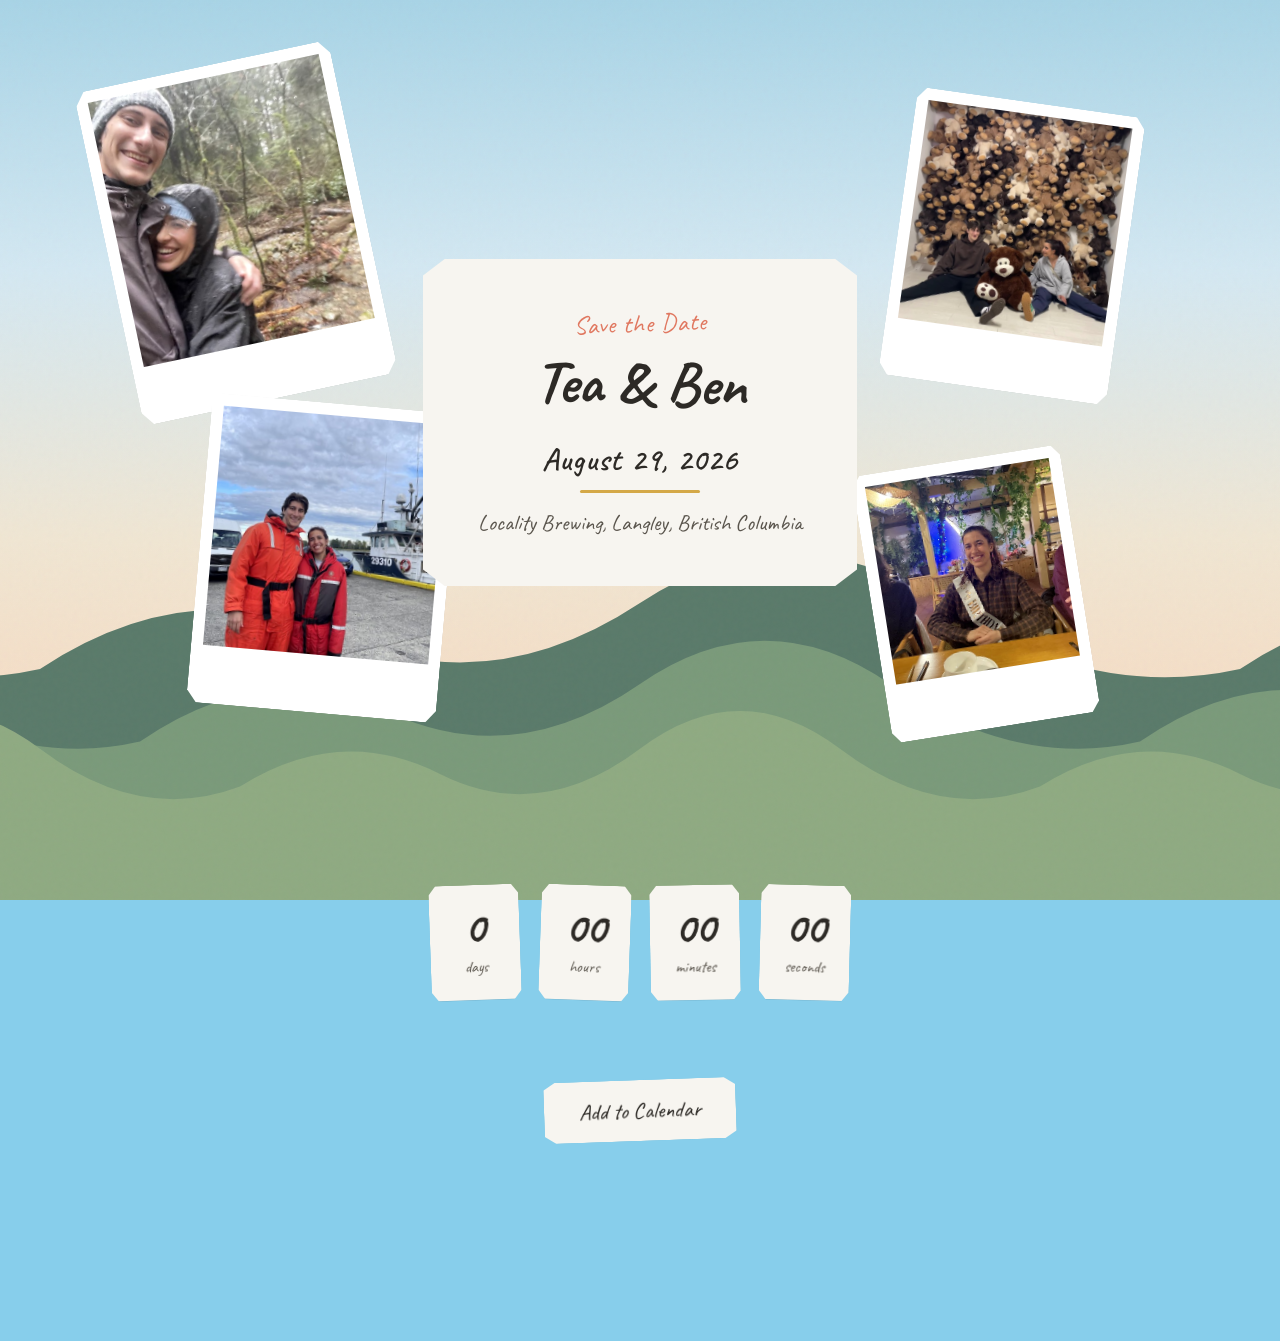
<file: index.html>
<!DOCTYPE html>
<html lang="en">
<head>
    <meta charset="UTF-8">
    <meta name="viewport" content="width=device-width, initial-scale=1.0">
    <title>Save the Date - Tea & Ben</title>
    <link rel="preconnect" href="https://fonts.googleapis.com">
    <link rel="preconnect" href="https://fonts.gstatic.com" crossorigin>
    <link href="https://fonts.googleapis.com/css2?family=Caveat:wght@400;600;700&family=Cormorant+Garamond:ital,wght@0,400;0,600;1,400&display=swap" rel="stylesheet">
    <link rel="stylesheet" href="css/styles.css">
</head>
<body>
    <!-- Parallax Background Layers -->
    <div class="parallax-container">
        <!-- Sky gradient (static) -->
        <div class="parallax-layer parallax-sky"></div>
        <!-- Far mountains (slowest) -->
        <div class="parallax-layer parallax-bg" data-speed="0.2"></div>
        <!-- Mid hills -->
        <div class="parallax-layer parallax-mid" data-speed="0.4"></div>
        <!-- Foreground trees/landscape (fastest) -->
        <div class="parallax-layer parallax-fg" data-speed="0.6"></div>
    </div>

    <div class="page-container">
        <!-- Paper Collage Hero -->
        <section class="collage-hero">
            <div class="collage-container">
                <!-- Photos - replace src with your actual photos (jpg, png, or keep svg placeholders) -->
                <div class="photo photo-1" data-rotation="-8">
                    <img src="assets/images/photo1.jpg" alt="Couple photo">
                </div>
                <div class="photo photo-2" data-rotation="5">
                    <img src="assets/images/photo2.jpg" alt="Couple photo">
                </div>
                <div class="photo photo-3" data-rotation="-3">
                    <img src="assets/images/photo3.jpg" alt="Couple photo">
                </div>
                <div class="photo photo-4" data-rotation="7">
                    <img src="assets/images/photo4.jpg" alt="Couple photo">
                </div>
            </div>

            <!-- Text Card Overlay -->
            <div class="text-card">
                <p class="save-the-date-label">Save the Date</p>
                <h1 class="couple-names">Tea & Ben</h1>
                <div class="wedding-date">
                    <span class="date-text">August 29, 2026</span>
                </div>
                <p class="location">Locality Brewing, Langley, British Columbia</p>
            </div>
        </section>

        <!-- Countdown Section -->
        <section class="countdown-section">
            <div class="countdown-timer" id="countdown">
                <div class="countdown-item">
                    <span class="countdown-number" id="days">000</span>
                    <span class="countdown-unit">days</span>
                </div>
                <div class="countdown-item">
                    <span class="countdown-number" id="hours">00</span>
                    <span class="countdown-unit">hours</span>
                </div>
                <div class="countdown-item">
                    <span class="countdown-number" id="minutes">00</span>
                    <span class="countdown-unit">minutes</span>
                </div>
                <div class="countdown-item">
                    <span class="countdown-number" id="seconds">00</span>
                    <span class="countdown-unit">seconds</span>
                </div>
            </div>
        </section>

        <!-- Add to Calendar -->
        <section class="calendar-section">
            <button class="calendar-btn" id="calendarBtn">
                Add to Calendar
            </button>
            <div class="calendar-dropdown" id="calendarDropdown">
                <a href="#" id="googleCal" class="calendar-option">Google Calendar</a>
                <a href="#" id="appleCal" class="calendar-option">Apple Calendar</a>
                <a href="#" id="outlookCal" class="calendar-option">Outlook</a>
            </div>
        </section>

        <!-- Footer -->
        <footer class="footer">
        </footer>
    </div>

    <script src="js/main.js"></script>
</body>
</html>
</file>
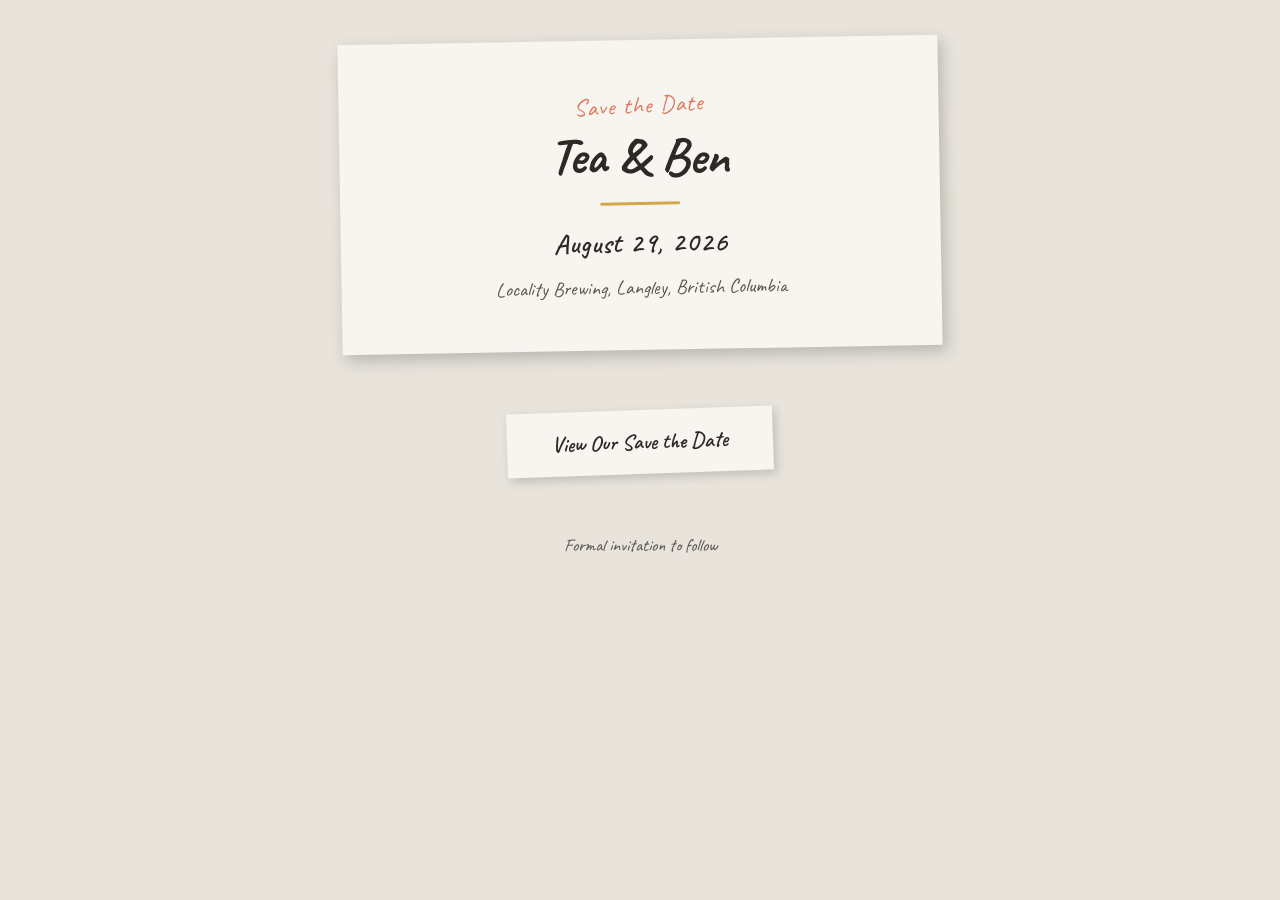
<file: email/save-the-date.html>
<!DOCTYPE html>
<html lang="en">
<head>
    <meta charset="UTF-8">
    <meta name="viewport" content="width=device-width, initial-scale=1.0">
    <title>Save the Date - Tea & Ben</title>
    <!--[if mso]>
    <noscript>
        <xml>
            <o:OfficeDocumentSettings>
                <o:PixelsPerInch>96</o:PixelsPerInch>
            </o:OfficeDocumentSettings>
        </xml>
    </noscript>
    <![endif]-->
    <link href="https://fonts.googleapis.com/css2?family=Caveat:wght@400;600;700&display=swap" rel="stylesheet">
</head>
<body style="margin: 0; padding: 0; background-color: #e8e4dc; font-family: 'Caveat', Georgia, 'Times New Roman', cursive;">
    <!-- Email wrapper -->
    <table role="presentation" cellspacing="0" cellpadding="0" border="0" width="100%" style="background-color: #e8e4dc;">
        <tr>
            <td style="padding: 40px 20px;">
                <!-- Main container -->
                <table role="presentation" cellspacing="0" cellpadding="0" border="0" width="600" align="center" style="max-width: 600px; margin: 0 auto;">

                    <!-- Header Card - Magazine clipping style -->
                    <tr>
                        <td style="background-color: #f7f5f0; padding: 50px 40px; text-align: center; box-shadow: 4px 6px 15px rgba(45, 42, 38, 0.25); transform: rotate(-1deg);">

                            <!-- Save the Date label -->
                            <p style="font-family: 'Caveat', Georgia, cursive; font-size: 24px; color: #e07860; margin: 0 0 10px 0; letter-spacing: 1px; transform: rotate(-2deg);">
                                Save the Date
                            </p>

                            <!-- Couple names -->
                            <h1 style="font-family: 'Caveat', Georgia, cursive; font-size: 52px; color: #2d2a26; margin: 0 0 20px 0; font-weight: 700; line-height: 1; transform: rotate(1deg);">
                                Tea & Ben
                            </h1>

                            <!-- Decorative line - mustard accent -->
                            <div style="width: 80px; height: 3px; background-color: #d4a847; margin: 0 auto 20px auto; border-radius: 2px;"></div>

                            <!-- Date -->
                            <p style="font-family: 'Caveat', Georgia, cursive; font-size: 28px; color: #2d2a26; margin: 0 0 15px 0; letter-spacing: 1px; font-weight: 600;">
                                August 29, 2026
                            </p>

                            <!-- Location -->
                            <p style="font-family: 'Caveat', Georgia, cursive; font-size: 20px; color: #5a554d; margin: 0;">
                                Locality Brewing, Langley, British Columbia
                            </p>

                        </td>
                    </tr>

                    <!-- Spacer -->
                    <tr>
                        <td style="height: 30px;"></td>
                    </tr>

                    <!-- Preview Image (optional - replace src with your hosted image) -->
                    <tr>
                        <td style="text-align: center;">
                            <!--
                            Uncomment and replace with your preview image:
                            <img src="https://your-domain.com/preview-image.jpg"
                                 alt="Tea & Ben"
                                 width="500"
                                 style="max-width: 100%; height: auto; box-shadow: 4px 6px 12px rgba(45, 42, 38, 0.3); transform: rotate(-2deg);">
                            -->
                        </td>
                    </tr>

                    <!-- Spacer -->
                    <tr>
                        <td style="height: 30px;"></td>
                    </tr>

                    <!-- CTA Button - Scrappy paper style -->
                    <tr>
                        <td style="text-align: center;">
                            <table role="presentation" cellspacing="0" cellpadding="0" border="0" align="center">
                                <tr>
                                    <td style="background-color: #f7f5f0; padding: 18px 45px; box-shadow: 3px 4px 10px rgba(45, 42, 38, 0.2); transform: rotate(-2deg);">
                                        <!--
                                        IMPORTANT: Replace this URL with your actual save-the-date page URL
                                        -->
                                        <a href="https://benled1.github.io/wedding-software/"
                                           style="font-family: 'Caveat', Georgia, cursive; font-size: 22px; color: #2d2a26; text-decoration: none; font-weight: 600;">
                                            View Our Save the Date
                                        </a>
                                    </td>
                                </tr>
                            </table>
                        </td>
                    </tr>

                    <!-- Spacer -->
                    <tr>
                        <td style="height: 40px;"></td>
                    </tr>

                    <!-- Footer -->
                    <tr>
                        <td style="text-align: center; padding: 20px;">
                            <p style="font-family: 'Caveat', Georgia, cursive; font-size: 18px; color: #5a554d; margin: 0 0 10px 0;">
                                Formal invitation to follow
                            </p>
                        </td>
                    </tr>

                </table>
            </td>
        </tr>
    </table>
</body>
</html>
</file>
<file: css/styles.css>
/* ==========================================================================
   Save the Date - Scrappy Magazine Collage Style
   ========================================================================== */

/* CSS Variables for easy customization */
:root {
    /* Colors */
    --paper-bg: #e8e4dc;
    --paper-light: #f7f5f0;
    --paper-kraft: #c9b99a;
    --text-dark: #2d2a26;
    --text-muted: #5a554d;
    --accent-coral: #e07860;
    --accent-mustard: #d4a847;
    --accent-sage: #8fa882;
    --shadow-color: rgba(45, 42, 38, 0.3);

    /* Fonts */
    --font-handwritten: 'Caveat', cursive;
    --font-elegant: 'Cormorant Garamond', serif;

    /* Photo styling */
    --photo-border: 0;
}

/* Reset & Base Styles */
* {
    margin: 0;
    padding: 0;
    box-sizing: border-box;
}

html {
    scroll-behavior: smooth;
}

body {
    font-family: var(--font-elegant);
    background-color: #87CEEB; /* Sky blue fallback */
    color: var(--text-dark);
    min-height: 100vh;
    line-height: 1.6;
    overflow-x: hidden;
}

/* ==========================================================================
   Parallax Background Layers
   ========================================================================== */

.parallax-container {
    position: fixed;
    top: 0;
    left: 0;
    width: 100%;
    height: 100%;
    z-index: -1;
    overflow: hidden;
}

.parallax-layer {
    position: absolute;
    width: 100%;
    height: 100%;
    background-repeat: repeat-x;
    background-position: bottom center;
    will-change: transform;
}

/* Sky gradient - static background */
.parallax-sky {
    background: linear-gradient(
        to bottom,
        #a8d4e6 0%,      /* Soft blue at top */
        #d4e8f2 30%,     /* Lighter blue */
        #f0e6d3 60%,     /* Warm cream/peach */
        #f5dcc4 80%,     /* Peachy horizon */
        #e8d4c4 100%     /* Warm base */
    );
}

/* Far hills - darkest, slowest moving, puffy cloud-like hills */
.parallax-bg {
    bottom: 0;
    height: 55%;
    background-image: url("data:image/svg+xml,%3Csvg xmlns='http://www.w3.org/2000/svg' viewBox='0 0 1200 300' preserveAspectRatio='none'%3E%3Cpath fill='%235a7a6a' d='M0,300 L0,160 Q150,100 300,140 Q450,180 600,120 Q750,60 900,120 Q1050,180 1200,160 L1200,300 Z'/%3E%3C/svg%3E");
    background-size: 1200px 100%;
}

/* Mid hills - medium tone, puffy rolling hills */
.parallax-mid {
    bottom: 0;
    height: 40%;
    background-image: url("data:image/svg+xml,%3Csvg xmlns='http://www.w3.org/2000/svg' viewBox='0 0 1000 250' preserveAspectRatio='none'%3E%3Cpath fill='%237a9a7a' d='M0,250 L0,140 Q125,80 250,120 Q375,160 500,100 Q625,40 750,100 Q875,160 1000,140 L1000,250 Z'/%3E%3C/svg%3E");
    background-size: 1000px 100%;
}

/* Foreground hills - lightest, fastest, soft puffy hills */
.parallax-fg {
    bottom: 0;
    height: 28%;
    background-image: url("data:image/svg+xml,%3Csvg xmlns='http://www.w3.org/2000/svg' viewBox='0 0 800 200' preserveAspectRatio='none'%3E%3Cpath fill='%238faa82' d='M0,200 L0,110 Q100,60 200,100 Q300,140 400,80 Q500,20 600,80 Q700,140 800,110 L800,200 Z'/%3E%3C/svg%3E");
    background-size: 800px 100%;
}

/* Paper texture overlay on top of parallax */
.page-container::before {
    content: '';
    position: fixed;
    top: 0;
    left: 0;
    width: 100%;
    height: 100%;
    pointer-events: none;
    z-index: -1;
    opacity: 0.03;
    background-image: url("data:image/svg+xml,%3Csvg viewBox='0 0 200 200' xmlns='http://www.w3.org/2000/svg'%3E%3Cfilter id='noise'%3E%3CfeTurbulence type='fractalNoise' baseFrequency='0.9' numOctaves='4' stitchTiles='stitch'/%3E%3C/filter%3E%3Crect width='100%25' height='100%25' filter='url(%23noise)'/%3E%3C/svg%3E");
}

.page-container {
    max-width: 1200px;
    margin: 0 auto;
    padding: 40px 20px;
    position: relative;
}

/* ==========================================================================
   Collage Hero Section
   ========================================================================== */

.collage-hero {
    position: relative;
    min-height: 85vh;
    display: flex;
    align-items: center;
    justify-content: center;
    padding: 60px 0;
}

.collage-container {
    position: absolute;
    width: 100%;
    height: 100%;
    top: 0;
    left: 0;
}

/* ==========================================================================
   Ripped Magazine Photo Styles
   ========================================================================== */

.photo {
    position: absolute;
    background: white;
    padding: 12px 12px 35px 12px; /* Larger bottom padding like a polaroid/magazine clipping */
    transition: transform 0.4s ease, filter 0.4s ease;
    cursor: pointer;
    /* Simple cut-corner edges */
    clip-path: polygon(
        0% 4%, 4% 0%, 96% 0%, 100% 4%,
        100% 96%, 96% 100%, 4% 100%, 0% 96%
    );
    filter: drop-shadow(4px 6px 8px rgba(0,0,0,0.3));
}

.photo img {
    display: block;
    width: 100%;
    height: calc(100% - 23px); /* Account for extra bottom padding */
    object-fit: cover;
    /* Slight vintage/magazine print feel */
    filter: contrast(1.05) saturate(0.95);
}

.photo:hover {
    transform: scale(1.08) rotate(0deg) !important;
    filter: drop-shadow(8px 12px 16px rgba(0,0,0,0.4));
    z-index: 100;
}

/* Individual Photo Positions - Desktop */
.photo-1 {
    width: 260px;
    height: 340px;
    top: 3%;
    left: 4%;
    transform: rotate(-12deg);
    z-index: 2;
}

.photo-2 {
    width: 230px;
    height: 290px;
    top: 8%;
    right: 8%;
    transform: rotate(8deg);
    z-index: 3;
}

.photo-3 {
    width: 250px;
    height: 310px;
    bottom: 12%;
    left: 12%;
    transform: rotate(5deg);
    z-index: 2;
}

.photo-4 {
    width: 210px;
    height: 270px;
    bottom: 10%;
    right: 12%;
    transform: rotate(-9deg);
    z-index: 1;
}

.photo-5 {
    width: 190px;
    height: 240px;
    top: 40%;
    left: 48%;
    transform: rotate(3deg) translateX(-50%);
    z-index: 1;
}

/* ==========================================================================
   Text Card Overlay - Ripped Paper Style
   ========================================================================== */

.text-card {
    position: relative;
    z-index: 50;
    background: var(--paper-light);
    padding: 45px 55px;
    text-align: center;
    max-width: 480px;
    /* Simple cut-corner edges */
    clip-path: polygon(
        0% 5%, 5% 0%, 95% 0%, 100% 5%,
        100% 95%, 95% 100%, 5% 100%, 0% 95%
    );
    filter: drop-shadow(5px 8px 15px rgba(0,0,0,0.25));
}

.save-the-date-label {
    font-family: var(--font-handwritten);
    font-size: 1.6rem;
    color: var(--accent-coral);
    margin-bottom: 8px;
    letter-spacing: 1px;
    transform: rotate(-2deg);
}

.couple-names {
    font-family: var(--font-handwritten);
    font-size: 3.8rem;
    font-weight: 700;
    color: var(--text-dark);
    margin-bottom: 15px;
    line-height: 1;
    transform: rotate(1deg);
}

.wedding-date {
    margin: 20px 0;
    position: relative;
}

/* Underline doodle under date */
.wedding-date::after {
    content: '';
    position: absolute;
    bottom: -8px;
    left: 50%;
    transform: translateX(-50%);
    width: 120px;
    height: 3px;
    background: var(--accent-mustard);
    border-radius: 2px;
}

.date-text {
    font-family: var(--font-handwritten);
    font-size: 2rem;
    font-weight: 600;
    color: var(--text-dark);
    letter-spacing: 1px;
}

.location {
    font-family: var(--font-handwritten);
    font-size: 1.4rem;
    color: var(--text-muted);
    margin-top: 15px;
}

/* ==========================================================================
   Countdown Section
   ========================================================================== */

.countdown-section {
    text-align: center;
    padding: 50px 20px;
    margin-top: 30px;
    position: relative;
}

.countdown-label {
    font-family: var(--font-handwritten);
    font-size: 1.8rem;
    color: var(--text-muted);
    margin-bottom: 25px;
    transform: rotate(-1deg);
}

.countdown-timer {
    display: flex;
    justify-content: center;
    gap: 20px;
    flex-wrap: wrap;
}

.countdown-item {
    background: var(--paper-light);
    padding: 20px 25px;
    min-width: 90px;
    /* Simple cut-corner edges */
    clip-path: polygon(
        0% 8%, 8% 0%, 92% 0%, 100% 8%,
        100% 92%, 92% 100%, 8% 100%, 0% 92%
    );
    filter: drop-shadow(3px 4px 6px rgba(0,0,0,0.2));
    transform: rotate(-2deg);
}

.countdown-item:nth-child(2) {
    transform: rotate(2deg);
}

.countdown-item:nth-child(3) {
    transform: rotate(-1deg);
}

.countdown-item:nth-child(4) {
    transform: rotate(1.5deg);
}

.countdown-number {
    display: block;
    font-family: var(--font-handwritten);
    font-size: 2.8rem;
    font-weight: 700;
    color: var(--text-dark);
    line-height: 1;
}

.countdown-unit {
    display: block;
    font-family: var(--font-handwritten);
    font-size: 1rem;
    color: var(--text-muted);
    margin-top: 5px;
}

/* ==========================================================================
   Calendar Section
   ========================================================================== */

.calendar-section {
    text-align: center;
    padding: 30px 20px;
    position: relative;
}

.calendar-btn {
    font-family: var(--font-handwritten);
    font-size: 1.4rem;
    background: var(--paper-light);
    border: none;
    padding: 16px 35px;
    cursor: pointer;
    transition: transform 0.3s ease, filter 0.3s ease;
    display: inline-flex;
    align-items: center;
    gap: 10px;
    color: var(--text-dark);
    transform: rotate(-2deg);
    /* Simple cut-corner edges */
    clip-path: polygon(
        0% 12%, 6% 0%, 94% 0%, 100% 12%,
        100% 88%, 94% 100%, 6% 100%, 0% 88%
    );
    filter: drop-shadow(3px 4px 8px rgba(0,0,0,0.2));
}

.calendar-btn:hover {
    transform: rotate(0deg) translateY(-3px);
    filter: drop-shadow(5px 8px 12px rgba(0,0,0,0.25));
}

.calendar-icon {
    font-size: 1.2rem;
}

.calendar-dropdown {
    position: absolute;
    top: 100%;
    left: 50%;
    transform: translateX(-50%);
    background: var(--paper-light);
    display: none;
    flex-direction: column;
    min-width: 200px;
    z-index: 100;
    margin-top: 10px;
    clip-path: polygon(
        0% 5%, 5% 0%, 95% 0%, 100% 5%,
        100% 95%, 95% 100%, 5% 100%, 0% 95%
    );
    filter: drop-shadow(3px 5px 10px rgba(0,0,0,0.2));
}

.calendar-dropdown.active {
    display: flex;
}

.calendar-option {
    font-family: var(--font-handwritten);
    font-size: 1.2rem;
    padding: 14px 22px;
    color: var(--text-dark);
    text-decoration: none;
    transition: background 0.2s ease;
    border-bottom: 1px dashed rgba(0,0,0,0.1);
}

.calendar-option:last-child {
    border-bottom: none;
}

.calendar-option:hover {
    background: rgba(212, 168, 71, 0.2); /* Subtle mustard highlight */
}

/* ==========================================================================
   Footer
   ========================================================================== */

.footer {
    text-align: center;
    padding: 50px 20px;
    margin-top: 30px;
    position: relative;
}

.formal-invite {
    font-family: var(--font-handwritten);
    font-size: 1.4rem;
    color: var(--text-muted);
    margin-bottom: 10px;
}

.hashtag {
    font-family: var(--font-handwritten);
    font-size: 1.6rem;
    color: var(--accent-coral);
}

/* ==========================================================================
   Responsive Styles
   ========================================================================== */

@media (max-width: 900px) {
    .collage-hero {
        min-height: auto;
        padding: 30px 0;
        flex-direction: column;
    }

    .collage-container {
        position: relative;
        display: grid;
        grid-template-columns: repeat(2, 1fr);
        gap: 25px;
        padding: 20px;
        margin-bottom: 20px;
    }

    .photo {
        position: relative !important;
        width: 100% !important;
        height: auto !important;
        top: auto !important;
        left: auto !important;
        right: auto !important;
        bottom: auto !important;
    }

    .photo img {
        height: auto;
        object-fit: unset;
    }

    .photo-1 { transform: rotate(-5deg); }
    .photo-2 { transform: rotate(4deg); }
    .photo-3 { transform: rotate(3deg); }
    .photo-4 { transform: rotate(-4deg); }

    .photo-5 {
        grid-column: span 2;
        max-width: 250px;
        height: 200px !important;
        margin: 0 auto;
        transform: rotate(-2deg);
    }

    .text-card {
        order: -1;
        margin: 0 10px;
        padding: 45px 30px;
        max-width: 100%;
        width: 100%;
        box-sizing: border-box;
    }

    .couple-names {
        font-size: 2.6rem;
    }

    .date-text {
        font-size: 1.6rem;
    }
}

@media (max-width: 600px) {
    .page-container {
        padding: 15px 10px;
    }

    .collage-container {
        grid-template-columns: 1fr;
        gap: 20px;
    }

    .photo {
        height: auto !important;
    }

    .photo-5 {
        grid-column: span 1;
        max-width: 100%;
    }

    .text-card {
        padding: 45px 25px;
    }

    .save-the-date-label {
        font-size: 1.3rem;
    }

    .couple-names {
        font-size: 2.2rem;
    }

    .date-text {
        font-size: 1.4rem;
    }

    .location {
        font-size: 1.2rem;
    }

    .countdown-timer {
        gap: 12px;
    }

    .countdown-item {
        padding: 15px 18px;
        min-width: 70px;
    }

    .countdown-number {
        font-size: 2rem;
    }

    .countdown-unit {
        font-size: 0.85rem;
    }

    .calendar-btn {
        font-size: 1.2rem;
        padding: 14px 28px;
    }

    .footer::before,
    .footer::after {
        font-size: 1.3rem;
    }
}

/* ==========================================================================
   Animations
   ========================================================================== */

@keyframes fadeInScatter {
    from {
        opacity: 0;
        transform: translateY(30px) rotate(0deg);
    }
    to {
        opacity: 1;
    }
}


.text-card {
    animation: fadeInScatter 0.8s ease-out;
}

.photo {
    animation: fadeInScatter 0.6s ease-out backwards;
}

.photo-1 { animation-delay: 0.1s; }
.photo-2 { animation-delay: 0.15s; }
.photo-3 { animation-delay: 0.2s; }
.photo-4 { animation-delay: 0.25s; }
.photo-5 { animation-delay: 0.3s; }

.countdown-item {
    animation: fadeInScatter 0.5s ease-out backwards;
}

.countdown-item:nth-child(1) { animation-delay: 0.4s; }
.countdown-item:nth-child(2) { animation-delay: 0.45s; }
.countdown-item:nth-child(3) { animation-delay: 0.5s; }
.countdown-item:nth-child(4) { animation-delay: 0.55s; }
</file>
